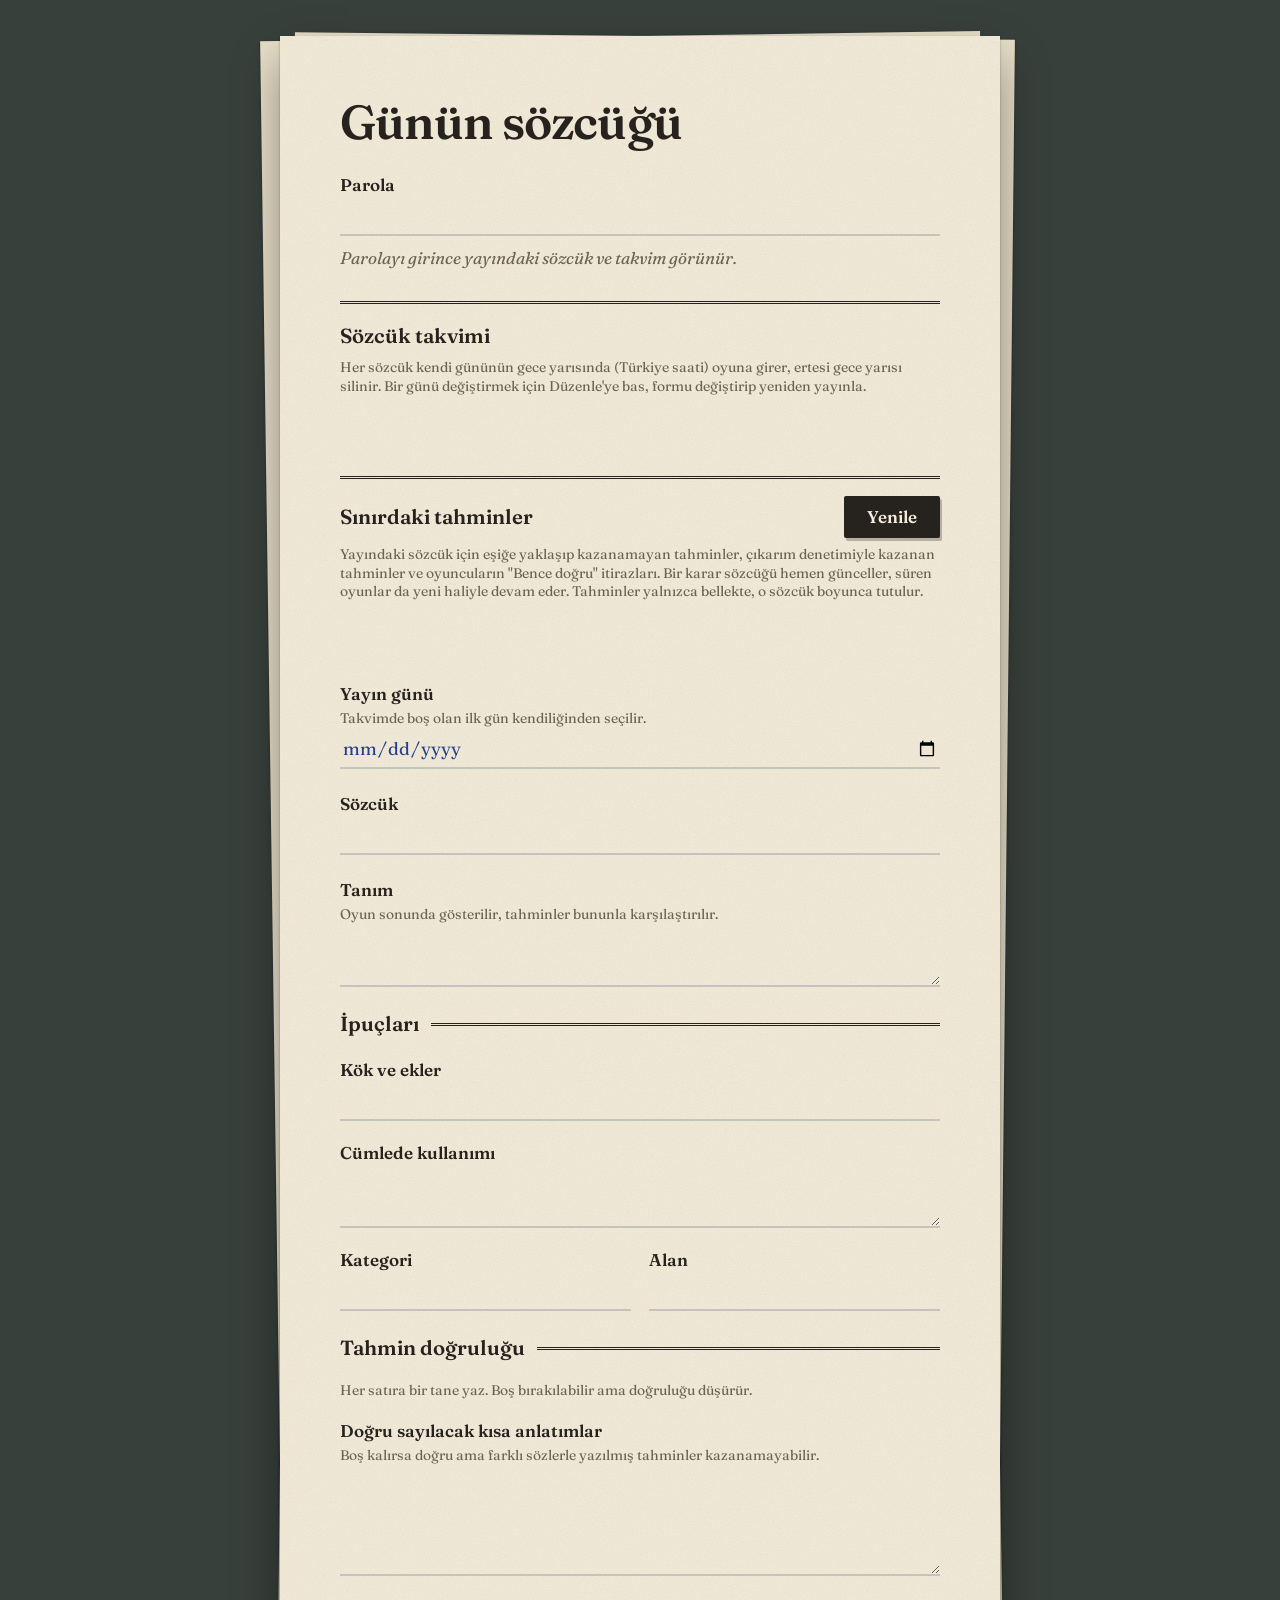
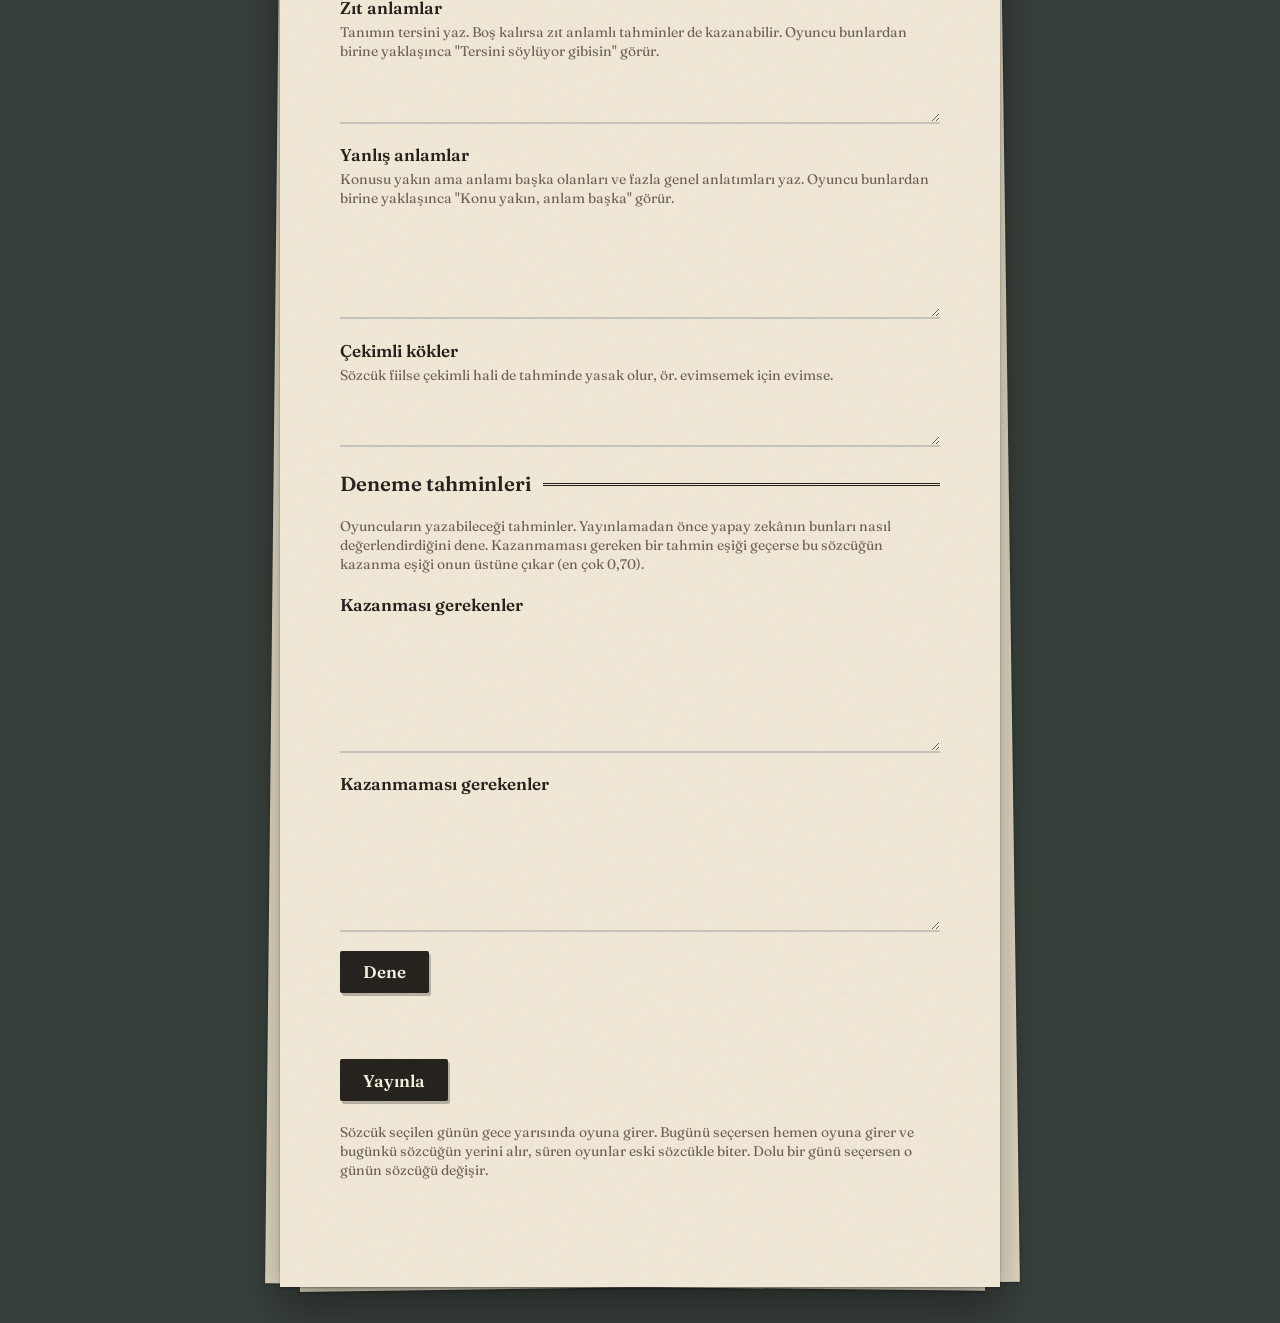
<file: frontend/admin/index.html>
<!DOCTYPE html>
<html lang="tr">
<head>
  <meta charset="utf-8">
  <meta name="viewport" content="width=device-width, initial-scale=1">
  <meta name="robots" content="noindex">
  <title>Sözcüklemece yönetim</title>
  <link rel="stylesheet" href="../style.css">
  <link rel="stylesheet" href="admin.css">
</head>
<body>
  <main class="sheet">
    <h1 class="admin-title">Günün sözcüğü</h1>

    <label class="admin-field admin-token">
      <span class="admin-label">Parola</span>
      <input id="admin-token" type="password" autocomplete="current-password">
    </label>
    <p id="word-status" class="admin-status" role="status">Parolayı girince yayındaki sözcük ve takvim görünür.</p>

    <section class="admin-schedule">
      <h2 class="admin-review-title">Sözcük takvimi</h2>
      <p class="admin-help">Her sözcük kendi gününün gece yarısında (Türkiye saati) oyuna girer, ertesi gece yarısı silinir. Bir günü değiştirmek için Düzenle'ye bas, formu değiştirip yeniden yayınla.</p>
      <p id="schedule-message" class="admin-message" role="status"></p>
      <ol id="schedule-list" class="check-list"></ol>
    </section>

    <section class="admin-review">
      <div class="admin-review-head">
        <h2 class="admin-review-title">Sınırdaki tahminler</h2>
        <button id="review-refresh" class="button" type="button">Yenile</button>
      </div>
      <p class="admin-help">Yayındaki sözcük için eşiğe yaklaşıp kazanamayan tahminler, çıkarım denetimiyle kazanan tahminler ve oyuncuların "Bence doğru" itirazları. Bir karar sözcüğü hemen günceller, süren oyunlar da yeni haliyle devam eder. Tahminler yalnızca bellekte, o sözcük boyunca tutulur.</p>
      <p id="review-message" class="admin-message" role="status"></p>
      <ol id="review-list" class="check-list"></ol>
    </section>

    <form id="word-form" class="admin-form" autocomplete="off">
      <label class="admin-field">
        <span class="admin-label">Yayın günü</span>
        <span class="admin-help">Takvimde boş olan ilk gün kendiliğinden seçilir.</span>
        <input name="date" type="date" required>
      </label>

      <label class="admin-field">
        <span class="admin-label">Sözcük</span>
        <input name="word" maxlength="60" required>
      </label>

      <label class="admin-field">
        <span class="admin-label">Tanım</span>
        <span class="admin-help">Oyun sonunda gösterilir, tahminler bununla karşılaştırılır.</span>
        <textarea name="definition" rows="2" maxlength="500" required></textarea>
      </label>

      <fieldset class="admin-group">
        <legend>İpuçları</legend>
        <label class="admin-field">
          <span class="admin-label">Kök ve ekler</span>
          <input name="parts" maxlength="500" required>
        </label>
        <label class="admin-field">
          <span class="admin-label">Cümlede kullanımı</span>
          <textarea name="sentence" rows="2" maxlength="500" required></textarea>
        </label>
        <div class="admin-row">
          <label class="admin-field">
            <span class="admin-label">Kategori</span>
            <input name="category" maxlength="60" required>
          </label>
          <label class="admin-field">
            <span class="admin-label">Alan</span>
            <input name="field" maxlength="60" required>
          </label>
        </div>
      </fieldset>

      <fieldset class="admin-group">
        <legend>Tahmin doğruluğu</legend>
        <p class="admin-help">Her satıra bir tane yaz. Boş bırakılabilir ama doğruluğu düşürür.</p>
        <label class="admin-field">
          <span class="admin-label">Doğru sayılacak kısa anlatımlar</span>
          <span class="admin-help">Boş kalırsa doğru ama farklı sözlerle yazılmış tahminler kazanamayabilir.</span>
          <textarea name="also_accepted" rows="4"></textarea>
        </label>
        <label class="admin-field">
          <span class="admin-label">Zıt anlamlar</span>
          <span class="admin-help">Tanımın tersini yaz. Boş kalırsa zıt anlamlı tahminler de kazanabilir. Oyuncu bunlardan birine yaklaşınca "Tersini söylüyor gibisin" görür.</span>
          <textarea name="opposite_meanings" rows="2"></textarea>
        </label>
        <label class="admin-field">
          <span class="admin-label">Yanlış anlamlar</span>
          <span class="admin-help">Konusu yakın ama anlamı başka olanları ve fazla genel anlatımları yaz. Oyuncu bunlardan birine yaklaşınca "Konu yakın, anlam başka" görür.</span>
          <textarea name="wrong_meanings" rows="4"></textarea>
        </label>
        <label class="admin-field">
          <span class="admin-label">Çekimli kökler</span>
          <span class="admin-help">Sözcük fiilse çekimli hali de tahminde yasak olur, ör. evimsemek için evimse.</span>
          <textarea name="inflected_stems" rows="2"></textarea>
        </label>
      </fieldset>

      <fieldset class="admin-group">
        <legend>Deneme tahminleri</legend>
        <p class="admin-help">Oyuncuların yazabileceği tahminler. Yayınlamadan önce yapay zekânın bunları nasıl değerlendirdiğini dene. Kazanmaması gereken bir tahmin eşiği geçerse bu sözcüğün kazanma eşiği onun üstüne çıkar (en çok 0,70).</p>
        <label class="admin-field">
          <span class="admin-label">Kazanması gerekenler</span>
          <textarea name="right_test_guesses" rows="5"></textarea>
        </label>
        <label class="admin-field">
          <span class="admin-label">Kazanmaması gerekenler</span>
          <textarea name="wrong_test_guesses" rows="5"></textarea>
        </label>
        <div class="admin-actions">
          <button id="check-button" class="button" type="button">Dene</button>
        </div>
        <p id="check-message" class="admin-message" role="status"></p>
        <div id="check-report" class="check-report" hidden>
          <p id="check-summary" class="check-summary"></p>
          <ol id="check-list" class="check-list"></ol>
        </div>
      </fieldset>

      <button id="publish-button" class="button admin-publish" type="submit">Yayınla</button>
      <p class="admin-help">Sözcük seçilen günün gece yarısında oyuna girer. Bugünü seçersen hemen oyuna girer ve bugünkü sözcüğün yerini alır, süren oyunlar eski sözcükle biter. Dolu bir günü seçersen o günün sözcüğü değişir.</p>
      <p id="form-message" class="admin-message" role="alert"></p>
    </form>
  </main>
  <script src="admin.js"></script>
</body>
</html>
</file>
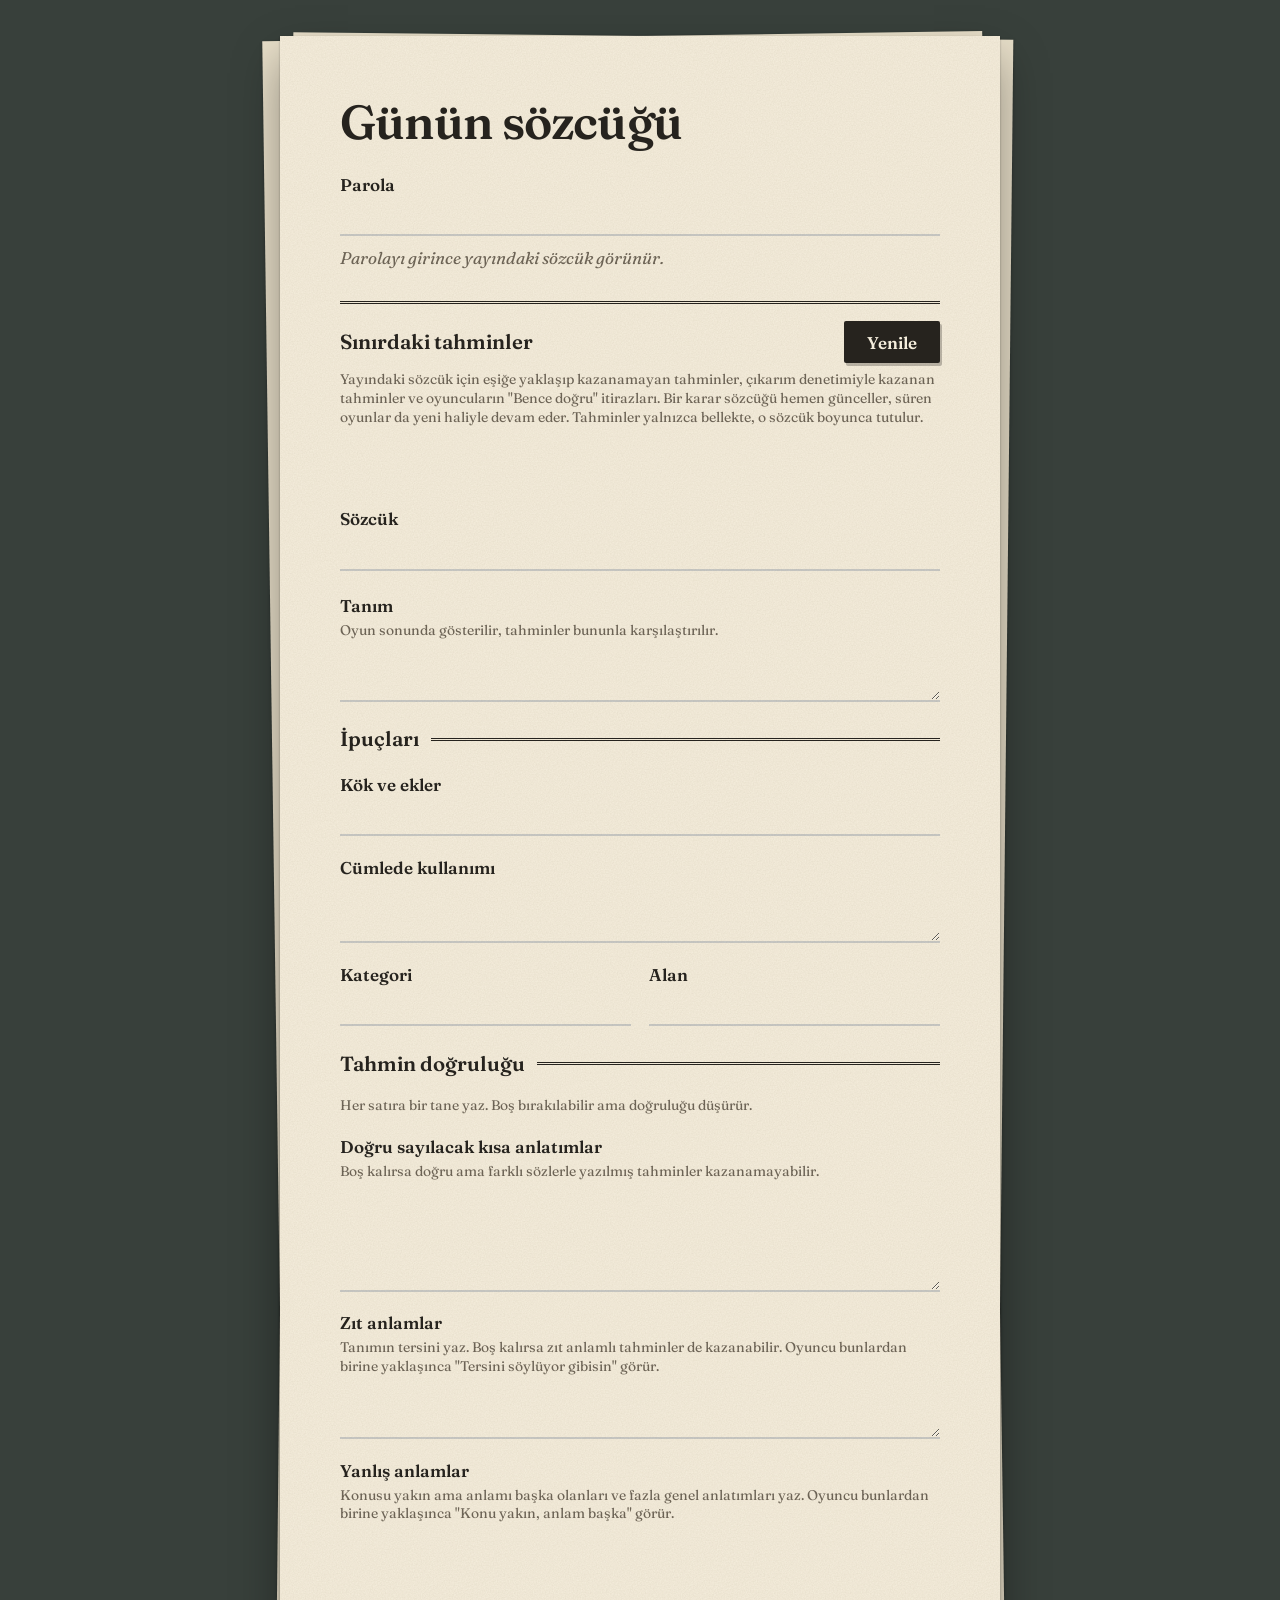
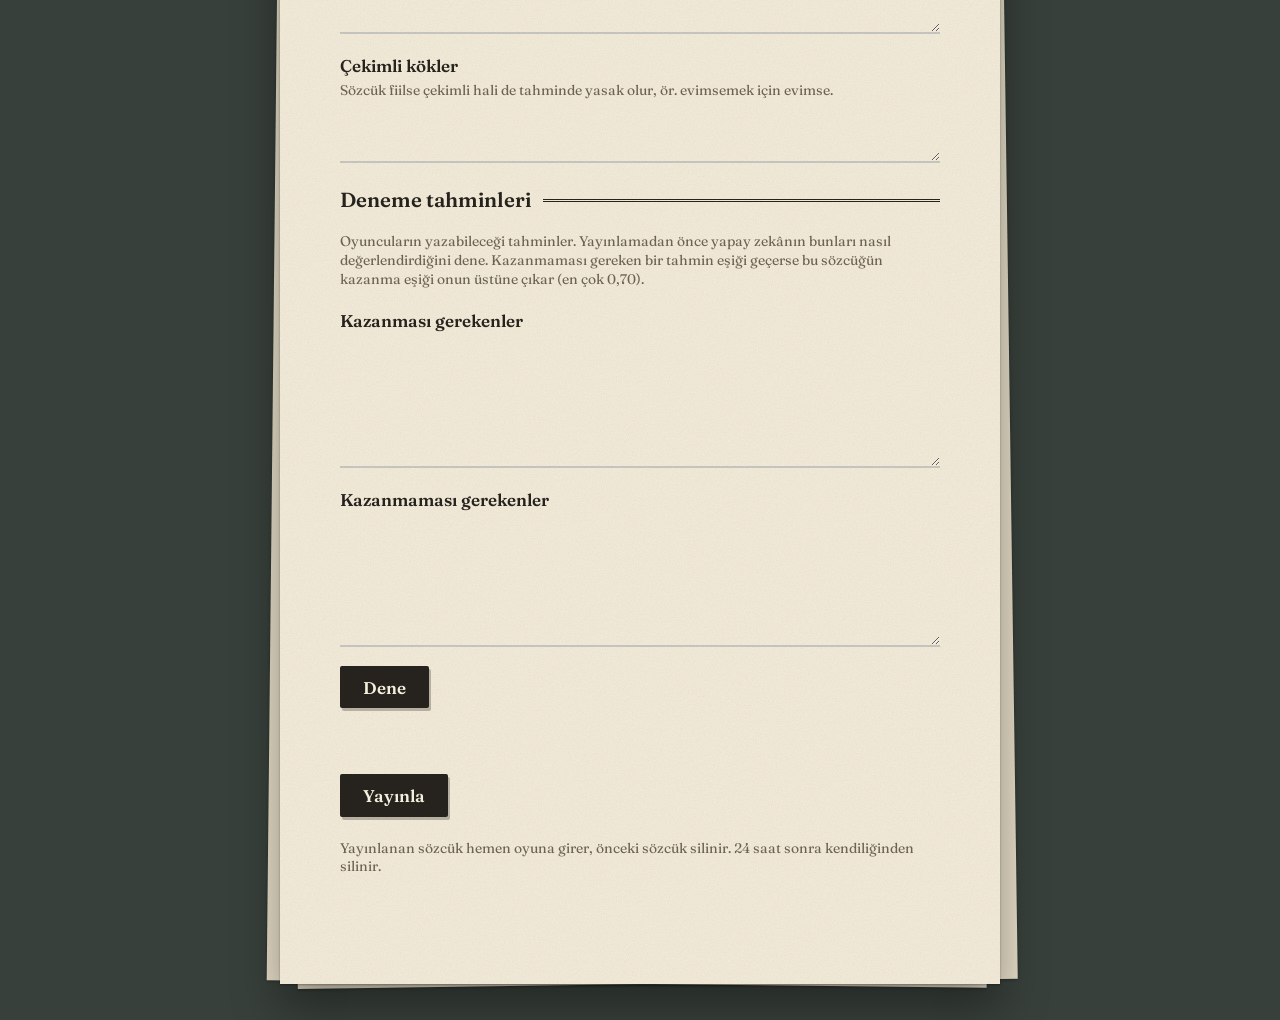
<file: frontend/public/admin/index.html>
<!DOCTYPE html>
<html lang="tr">
<head>
  <meta charset="utf-8">
  <meta name="viewport" content="width=device-width, initial-scale=1">
  <meta name="robots" content="noindex">
  <title>Sözcüklemece yönetim</title>
  <link rel="stylesheet" href="../style.css">
  <link rel="stylesheet" href="admin.css">
</head>
<body>
  <main class="sheet">
    <h1 class="admin-title">Günün sözcüğü</h1>

    <label class="admin-field admin-token">
      <span class="admin-label">Parola</span>
      <input id="admin-token" type="password" autocomplete="current-password">
    </label>
    <p id="word-status" class="admin-status" role="status">Parolayı girince yayındaki sözcük görünür.</p>

    <section class="admin-review">
      <div class="admin-review-head">
        <h2 class="admin-review-title">Sınırdaki tahminler</h2>
        <button id="review-refresh" class="button" type="button">Yenile</button>
      </div>
      <p class="admin-help">Yayındaki sözcük için eşiğe yaklaşıp kazanamayan tahminler, çıkarım denetimiyle kazanan tahminler ve oyuncuların "Bence doğru" itirazları. Bir karar sözcüğü hemen günceller, süren oyunlar da yeni haliyle devam eder. Tahminler yalnızca bellekte, o sözcük boyunca tutulur.</p>
      <p id="review-message" class="admin-message" role="status"></p>
      <ol id="review-list" class="check-list"></ol>
    </section>

    <form id="word-form" class="admin-form" autocomplete="off">
      <label class="admin-field">
        <span class="admin-label">Sözcük</span>
        <input name="word" maxlength="60" required>
      </label>

      <label class="admin-field">
        <span class="admin-label">Tanım</span>
        <span class="admin-help">Oyun sonunda gösterilir, tahminler bununla karşılaştırılır.</span>
        <textarea name="definition" rows="2" maxlength="500" required></textarea>
      </label>

      <fieldset class="admin-group">
        <legend>İpuçları</legend>
        <label class="admin-field">
          <span class="admin-label">Kök ve ekler</span>
          <input name="parts" maxlength="500" required>
        </label>
        <label class="admin-field">
          <span class="admin-label">Cümlede kullanımı</span>
          <textarea name="sentence" rows="2" maxlength="500" required></textarea>
        </label>
        <div class="admin-row">
          <label class="admin-field">
            <span class="admin-label">Kategori</span>
            <input name="category" maxlength="60" required>
          </label>
          <label class="admin-field">
            <span class="admin-label">Alan</span>
            <input name="field" maxlength="60" required>
          </label>
        </div>
      </fieldset>

      <fieldset class="admin-group">
        <legend>Tahmin doğruluğu</legend>
        <p class="admin-help">Her satıra bir tane yaz. Boş bırakılabilir ama doğruluğu düşürür.</p>
        <label class="admin-field">
          <span class="admin-label">Doğru sayılacak kısa anlatımlar</span>
          <span class="admin-help">Boş kalırsa doğru ama farklı sözlerle yazılmış tahminler kazanamayabilir.</span>
          <textarea name="also_accepted" rows="4"></textarea>
        </label>
        <label class="admin-field">
          <span class="admin-label">Zıt anlamlar</span>
          <span class="admin-help">Tanımın tersini yaz. Boş kalırsa zıt anlamlı tahminler de kazanabilir. Oyuncu bunlardan birine yaklaşınca "Tersini söylüyor gibisin" görür.</span>
          <textarea name="opposite_meanings" rows="2"></textarea>
        </label>
        <label class="admin-field">
          <span class="admin-label">Yanlış anlamlar</span>
          <span class="admin-help">Konusu yakın ama anlamı başka olanları ve fazla genel anlatımları yaz. Oyuncu bunlardan birine yaklaşınca "Konu yakın, anlam başka" görür.</span>
          <textarea name="wrong_meanings" rows="4"></textarea>
        </label>
        <label class="admin-field">
          <span class="admin-label">Çekimli kökler</span>
          <span class="admin-help">Sözcük fiilse çekimli hali de tahminde yasak olur, ör. evimsemek için evimse.</span>
          <textarea name="inflected_stems" rows="2"></textarea>
        </label>
      </fieldset>

      <fieldset class="admin-group">
        <legend>Deneme tahminleri</legend>
        <p class="admin-help">Oyuncuların yazabileceği tahminler. Yayınlamadan önce yapay zekânın bunları nasıl değerlendirdiğini dene. Kazanmaması gereken bir tahmin eşiği geçerse bu sözcüğün kazanma eşiği onun üstüne çıkar (en çok 0,70).</p>
        <label class="admin-field">
          <span class="admin-label">Kazanması gerekenler</span>
          <textarea name="right_test_guesses" rows="5"></textarea>
        </label>
        <label class="admin-field">
          <span class="admin-label">Kazanmaması gerekenler</span>
          <textarea name="wrong_test_guesses" rows="5"></textarea>
        </label>
        <div class="admin-actions">
          <button id="check-button" class="button" type="button">Dene</button>
        </div>
        <p id="check-message" class="admin-message" role="status"></p>
        <div id="check-report" class="check-report" hidden>
          <p id="check-summary" class="check-summary"></p>
          <ol id="check-list" class="check-list"></ol>
        </div>
      </fieldset>

      <button id="publish-button" class="button admin-publish" type="submit">Yayınla</button>
      <p class="admin-help">Yayınlanan sözcük hemen oyuna girer, önceki sözcük silinir. 24 saat sonra kendiliğinden silinir.</p>
      <p id="form-message" class="admin-message" role="alert"></p>
    </form>
  </main>
  <script src="admin.js"></script>
</body>
</html>
</file>
<file: frontend/style.css>
@font-face {
  font-family: "Fraunces";
  font-style: normal;
  font-weight: 100 900;
  font-display: swap;
  src: url("fonts/fraunces-latin-ext-wght-normal.woff2") format("woff2");
  unicode-range: U+0100-02BA, U+02BD-02C5, U+02C7-02CC, U+02CE-02D7, U+02DD-02FF, U+0304, U+0308, U+0329, U+1D00-1DBF, U+1E00-1E9F, U+1EF2-1EFF, U+2020, U+20A0-20AB, U+20AD-20C0, U+2113, U+2C60-2C7F, U+A720-A7FF;
}

@font-face {
  font-family: "Fraunces";
  font-style: normal;
  font-weight: 100 900;
  font-display: swap;
  src: url("fonts/fraunces-latin-wght-normal.woff2") format("woff2");
  unicode-range: U+0000-00FF, U+0131, U+0152-0153, U+02BB-02BC, U+02C6, U+02DA, U+02DC, U+2000-206F, U+20AC, U+2122, U+2191, U+2193, U+2212, U+2215, U+FEFF, U+FFFD;
}

@font-face {
  font-family: "Fraunces";
  font-style: italic;
  font-weight: 100 900;
  font-display: swap;
  src: url("fonts/fraunces-latin-ext-wght-italic.woff2") format("woff2");
  unicode-range: U+0100-02BA, U+02BD-02C5, U+02C7-02CC, U+02CE-02D7, U+02DD-02FF, U+0304, U+0308, U+0329, U+1D00-1DBF, U+1E00-1E9F, U+1EF2-1EFF, U+2020, U+20A0-20AB, U+20AD-20C0, U+2113, U+2C60-2C7F, U+A720-A7FF;
}

@font-face {
  font-family: "Fraunces";
  font-style: italic;
  font-weight: 100 900;
  font-display: swap;
  src: url("fonts/fraunces-latin-wght-italic.woff2") format("woff2");
  unicode-range: U+0000-00FF, U+0131, U+0152-0153, U+02BB-02BC, U+02C6, U+02DA, U+02DC, U+2000-206F, U+20AC, U+2122, U+2191, U+2193, U+2212, U+2215, U+FEFF, U+FFFD;
}

@font-face {
  font-family: "Caveat";
  font-style: normal;
  font-weight: 600;
  font-display: swap;
  src: url("fonts/caveat-latin-ext-600-normal.woff2") format("woff2");
  unicode-range: U+0100-02BA, U+02BD-02C5, U+02C7-02CC, U+02CE-02D7, U+02DD-02FF, U+0304, U+0308, U+0329, U+1D00-1DBF, U+1E00-1E9F, U+1EF2-1EFF, U+2020, U+20A0-20AB, U+20AD-20C0, U+2113, U+2C60-2C7F, U+A720-A7FF;
}

@font-face {
  font-family: "Caveat";
  font-style: normal;
  font-weight: 600;
  font-display: swap;
  src: url("fonts/caveat-latin-600-normal.woff2") format("woff2");
  unicode-range: U+0000-00FF, U+0131, U+0152-0153, U+02BB-02BC, U+02C6, U+02DA, U+02DC, U+2000-206F, U+20AC, U+2122, U+2191, U+2193, U+2212, U+2215, U+FEFF, U+FFFD;
}

:root {
  --desk: #38403b;
  --paper: #f5eedd;
  --paper-under: #e8dfc9;
  --ink: #26231e;
  --ink-soft: #6c6355;
  --pen-blue: #26408f;
  --pencil-red: #b3271d;
  --rule: rgba(58, 84, 120, 0.24);
  --serif: "Fraunces", Georgia, "Times New Roman", serif;
  --hand: "Caveat", "Segoe Print", cursive;
  --sheet-margin: 36px;
  --sheet-padding: clamp(28px, 6vw, 60px);
  --grain: url("data:image/svg+xml,%3Csvg xmlns='http://www.w3.org/2000/svg' width='260' height='260'%3E%3Cfilter id='n'%3E%3CfeTurbulence type='fractalNoise' baseFrequency='.75' numOctaves='3' stitchTiles='stitch'/%3E%3CfeColorMatrix values='0 0 0 0 .36 0 0 0 0 .28 0 0 0 0 .17 .16 0 0 0 0'/%3E%3C/filter%3E%3Crect width='100%25' height='100%25' filter='url(%23n)'/%3E%3C/svg%3E");
}

*,
*::before,
*::after {
  box-sizing: border-box;
}

[hidden] {
  display: none !important;
}

html {
  font-size: 17px;
}

body {
  margin: 0;
  min-height: 100dvh;
  padding: var(--sheet-margin) 16px;
  color: var(--ink);
  background: var(--desk);
  font-family: var(--serif);
  line-height: 1.5;
}

.sheet {
  position: relative;
  max-width: 720px;
  min-height: calc(100dvh - 2 * var(--sheet-margin));
  margin: 0 auto;
  padding: var(--sheet-padding);
  background-color: var(--paper);
  background-image: var(--grain);
  box-shadow: 0 1px 2px rgba(0, 0, 0, 0.3), 0 22px 44px rgba(0, 0, 0, 0.38);
}

.sheet::before,
.sheet::after {
  content: "";
  position: absolute;
  inset: 0;
  z-index: -1;
  background-color: var(--paper-under);
  box-shadow: 0 1px 3px rgba(0, 0, 0, 0.3);
}

.sheet::before {
  transform: rotate(-0.8deg);
}

.sheet::after {
  transform: rotate(0.6deg);
}

h1,
h2,
p {
  margin: 0;
}

.landing-page {
  --sheet-margin: 20px;
}

.landing-page .sheet {
  max-width: clamp(720px, 82vw, 1240px);
}

.landing {
  display: flex;
  flex-direction: column;
  align-items: center;
  justify-content: center;
  min-height: calc(100dvh - 2 * var(--sheet-margin) - 2 * var(--sheet-padding));
  text-align: center;
}

.logo {
  font-size: clamp(3.4rem, 8.6vw, 9rem);
  font-weight: 600;
  line-height: 1.05;
  letter-spacing: -0.025em;
}

.logo-gloss {
  max-width: 36rem;
  margin-top: 1.5rem;
  padding-top: 1.5rem;
  border-top: 3px double var(--ink);
  color: var(--ink-soft);
  font-size: clamp(1.15rem, 1.75vw, 1.6rem);
  text-wrap: balance;
}

.logo-gloss em {
  color: var(--pencil-red);
}

.play-area {
  min-height: 3.8rem;
  margin-top: 3rem;
}

.today-date {
  margin-top: 1.8rem;
  color: var(--ink-soft);
  font-size: 1.05rem;
  font-style: italic;
}

.button {
  padding: 0.62em 1.35em;
  border: 0;
  border-radius: 2px;
  color: var(--paper);
  background: var(--ink);
  box-shadow: 2px 3px 0 rgba(38, 35, 30, 0.28);
  font-family: var(--serif);
  font-size: 1rem;
  font-weight: 600;
  cursor: pointer;
  transition: transform 0.08s ease, box-shadow 0.08s ease;
}

.button:hover {
  transform: translate(-1px, -1px);
  box-shadow: 3px 4px 0 rgba(38, 35, 30, 0.28);
}

.button:active {
  transform: translate(1px, 2px);
  box-shadow: 0 0 0 rgba(38, 35, 30, 0.28);
}

.button:disabled {
  opacity: 0.55;
  cursor: wait;
}

.button-play {
  padding: 0.7em 1.6em;
  font-size: clamp(1.1rem, 1.7vw, 1.5rem);
}

.button:focus-visible,
.hint-button:focus-visible {
  outline: 2px solid var(--pen-blue);
  outline-offset: 3px;
}

.game-header {
  text-align: center;
}

.game-word {
  font-size: clamp(2.3rem, 11vw, 5rem);
  animation: word-appears 0.4s ease-out;
}

.timer {
  display: block;
  margin-top: 0.7rem;
  font-size: 1.6rem;
  font-weight: 600;
  line-height: 1;
  font-variant-numeric: tabular-nums lining-nums;
  letter-spacing: -0.01em;
}

.time-bar {
  height: 3px;
  margin-top: 0.45rem;
  background: var(--rule);
}

.time-bar-fill {
  width: 100%;
  height: 100%;
  background: var(--ink);
}

.low-time .timer {
  color: var(--pencil-red);
}

.low-time .time-bar-fill {
  background: var(--pencil-red);
}

.headword {
  font-size: clamp(2.3rem, 8vw, 3.4rem);
  font-weight: 600;
  line-height: 1.1;
  letter-spacing: -0.02em;
  overflow-wrap: anywhere;
}

.hint-list {
  display: flex;
  flex-wrap: wrap;
  gap: 0.55rem 0.7rem;
  margin-top: 0.5rem;
}

.hint-slot-open {
  flex-basis: 100%;
  order: -1;
}

.hint-button {
  display: inline-flex;
  gap: 0.55em;
  padding: 0.34em 0.7em;
  border: 1px dashed var(--ink-soft);
  border-radius: 2px;
  color: var(--ink);
  background: transparent;
  font-family: var(--serif);
  font-size: 0.86rem;
  cursor: pointer;
}

.hint-button:hover {
  border-style: solid;
  background: rgba(38, 35, 30, 0.05);
}

.hint-cost {
  color: var(--pencil-red);
  font-variant-numeric: lining-nums;
}

.entry-line {
  overflow-wrap: anywhere;
}

.hint-line-label {
  display: block;
  color: var(--ink-soft);
  font-size: 0.74rem;
  font-style: normal;
  letter-spacing: 0.04em;
  text-transform: uppercase;
}

.hint-sentence {
  font-style: italic;
}

.hint-category {
  color: var(--pencil-red);
}

.guess-form {
  margin-top: 2rem;
}

.guess-label {
  font-size: 1.05rem;
  font-style: italic;
}

.guess-row {
  display: flex;
  align-items: flex-end;
  gap: 0.8rem;
  margin-top: 0.2rem;
}

.guess-input {
  flex: 1;
  min-width: 0;
  padding: 0.1rem 0.1rem 0.15rem;
  border: 0;
  border-bottom: 2px solid var(--rule);
  border-radius: 0;
  outline: none;
  color: var(--pen-blue);
  background: transparent;
  font-family: var(--hand);
  font-size: 1.75rem;
  font-weight: 600;
  line-height: 1.25;
}

.guess-input:focus {
  border-bottom-color: var(--pen-blue);
}

.feedback {
  min-height: 2rem;
  margin-top: 0.6rem;
  color: var(--pencil-red);
  font-family: var(--hand);
  font-size: 1.45rem;
  font-weight: 600;
  line-height: 1.3;
  transform: rotate(-0.8deg);
  transform-origin: left;
}

.guess-list {
  margin: 1.2rem 0 0;
  padding: 0;
  list-style: none;
}

.guess-item {
  display: grid;
  grid-template-columns: minmax(0, 1fr) 84px 7.2rem;
  gap: 0.2rem 0.8rem;
  align-items: center;
  padding: 0.3rem 0;
  border-bottom: 1px solid var(--rule);
  animation: guess-appears 0.25s ease-out;
}

.guess-text {
  color: var(--pen-blue);
  font-family: var(--hand);
  font-size: 1.4rem;
  font-weight: 600;
  line-height: 1.2;
  overflow-wrap: anywhere;
}

.meter {
  display: block;
  height: 9px;
  border: 1px solid var(--ink-soft);
}

.meter-fill {
  display: block;
  height: 100%;
  background: repeating-linear-gradient(115deg, var(--pen-blue) 0 2px, transparent 2px 4px);
}

.guess-verdict {
  color: var(--ink-soft);
  font-size: 0.8rem;
  font-variant-numeric: lining-nums;
  text-align: right;
  white-space: nowrap;
}

.stamp {
  float: right;
  margin: 0.2rem 0 0.8rem 1rem;
  padding: 0.18em 0.6em;
  border: 3px double var(--pencil-red);
  color: var(--pencil-red);
  font-size: 1.3rem;
  font-weight: 700;
  letter-spacing: 0.08em;
  text-transform: uppercase;
  mix-blend-mode: multiply;
  transform: rotate(-7deg);
  animation: stamp-lands 0.28s cubic-bezier(0.2, 0.9, 0.3, 1.2);
}

.stamp-lost {
  border-color: var(--ink-soft);
  color: var(--ink-soft);
}

.result .entry {
  margin-top: 0.3rem;
}

.entry-category {
  margin-top: 0.3rem;
  color: var(--pencil-red);
  font-size: 0.92rem;
}

.result .entry-line:not(.entry-category) {
  margin-top: 0.75rem;
  color: var(--ink-soft);
}

.result .entry-sentence {
  font-style: italic;
}

.definition {
  clear: both;
  margin-top: 1.1rem;
  padding-left: 0.9rem;
  border-left: 3px solid var(--pencil-red);
  font-size: 1.32rem;
  font-weight: 500;
  line-height: 1.35;
}

.tally {
  display: flex;
  flex-wrap: wrap;
  gap: 0.7rem 2.2rem;
  align-items: flex-end;
  margin: 2rem 0 1.8rem;
  padding: 1rem 0;
  border-top: 3px double var(--ink);
  border-bottom: 1px solid var(--ink);
}

.tally-item dt {
  color: var(--ink-soft);
  font-size: 0.74rem;
  letter-spacing: 0.04em;
  text-transform: uppercase;
}

.tally-item dd {
  margin: 0;
  font-size: 1.35rem;
  font-weight: 600;
  line-height: 1.2;
  font-variant-numeric: lining-nums;
}

.tally-score dd {
  font-size: 2.5rem;
  line-height: 1;
}

.error-banner {
  margin-top: 1.5rem;
  color: var(--pencil-red);
  font-style: italic;
  text-align: center;
}

@keyframes word-appears {
  from {
    opacity: 0;
    transform: translateY(8px);
  }
}

@keyframes guess-appears {
  from {
    opacity: 0;
    transform: translateY(-5px);
  }
}

@keyframes stamp-lands {
  from {
    opacity: 0;
    transform: rotate(-7deg) scale(1.7);
  }
}

@media (max-width: 760px) {
  :root,
  .landing-page {
    --sheet-margin: 0px;
  }

  body {
    padding: 0;
  }

  .sheet,
  .landing-page .sheet {
    max-width: none;
    box-shadow: none;
  }

  .sheet::before,
  .sheet::after {
    display: none;
  }

  .logo {
    font-size: 12.4vw;
  }

  .guess-item {
    grid-template-columns: 84px minmax(0, 1fr);
  }

  .guess-text {
    grid-column: 1 / -1;
  }

  .tally {
    gap: 0.7rem 1.5rem;
  }
}

@media (prefers-reduced-motion: reduce) {
  *,
  *::before,
  *::after {
    animation: none !important;
    transition: none !important;
  }
}
</file>
<file: frontend/admin/admin.css>
.admin-title {
  font-size: clamp(2rem, 6vw, 2.8rem);
  font-weight: 600;
  line-height: 1.1;
  letter-spacing: -0.02em;
}

.admin-token {
  margin-top: 1.4rem;
}

.admin-status {
  margin-top: 0.5rem;
  color: var(--ink-soft);
  font-style: italic;
}

.admin-form {
  display: grid;
  gap: 1.3rem;
  margin-top: 1.8rem;
}

.admin-group {
  display: grid;
  gap: 1.1rem;
  min-width: 0;
  margin: 0;
  padding: 1rem 0 0;
  border: 0;
  border-top: 3px double var(--ink);
}

.admin-group legend {
  padding: 0 0.7rem 0 0;
  font-size: 1.2rem;
  font-weight: 600;
}

.admin-row {
  display: grid;
  grid-template-columns: repeat(auto-fit, minmax(11rem, 1fr));
  gap: 1.1rem;
}

.admin-field {
  display: grid;
  gap: 0.15rem;
}

.admin-label {
  font-weight: 600;
}

.admin-help {
  color: var(--ink-soft);
  font-size: 0.82rem;
  line-height: 1.35;
}

.admin-field input,
.admin-field textarea {
  width: 100%;
  padding: 0.3rem 0.1rem;
  border: 0;
  border-bottom: 2px solid var(--rule);
  border-radius: 0;
  outline: none;
  color: var(--pen-blue);
  background: transparent;
  font-family: var(--serif);
  font-size: 1.05rem;
  line-height: 1.35;
  resize: vertical;
}

.admin-field input:focus,
.admin-field textarea:focus {
  border-bottom-color: var(--pen-blue);
}

.admin-publish {
  justify-self: start;
}

.admin-message {
  min-height: 1.5rem;
  color: var(--pencil-red);
  font-style: italic;
}

.admin-actions {
  display: flex;
  flex-wrap: wrap;
  gap: 0.8rem;
}

.check-summary {
  color: var(--ink);
}

.check-list {
  margin: 0.6rem 0 0;
  padding: 0;
  list-style: none;
}

.check-row {
  display: grid;
  grid-template-columns: 1.2rem minmax(0, 1fr) auto;
  gap: 0.2rem 0.6rem;
  align-items: baseline;
  padding: 0.3rem 0;
  border-bottom: 1px solid var(--rule);
}

.check-mark {
  color: var(--ink-soft);
}

.check-row-off .check-mark {
  color: var(--pencil-red);
  font-weight: 600;
}

.check-text {
  color: var(--pen-blue);
  overflow-wrap: anywhere;
}

.check-verdict {
  color: var(--ink-soft);
  font-size: 0.82rem;
  text-align: right;
}

.check-move {
  grid-column: 2 / -1;
  justify-self: start;
  padding: 0;
  border: 0;
  color: var(--pencil-red);
  background: none;
  font-family: var(--serif);
  font-size: 0.85rem;
  text-decoration: underline;
  cursor: pointer;
}

.admin-review,
.admin-schedule {
  display: grid;
  gap: 0.4rem;
  margin-top: 1.8rem;
  padding-top: 1rem;
  border-top: 3px double var(--ink);
}

.admin-review-head {
  display: flex;
  align-items: center;
  justify-content: space-between;
  gap: 1rem;
}

.admin-review-title {
  font-size: 1.2rem;
  font-weight: 600;
}

.review-actions {
  display: flex;
  flex-wrap: wrap;
  grid-column: 2 / -1;
  gap: 0.2rem 1rem;
}

.schedule-row {
  display: grid;
  grid-template-columns: minmax(8rem, auto) minmax(0, 1fr) auto;
  gap: 0.2rem 0.8rem;
  align-items: baseline;
  padding: 0.3rem 0;
  border-bottom: 1px solid var(--rule);
}

.schedule-day {
  color: var(--ink-soft);
  font-size: 0.9rem;
}

.schedule-actions {
  display: flex;
  gap: 0.8rem;
}

.schedule-actions .check-move {
  grid-column: auto;
}
</file>
<file: frontend/public/style.css>
@font-face {
  font-family: "Fraunces";
  font-style: normal;
  font-weight: 100 900;
  font-display: swap;
  src: url("fonts/fraunces-latin-ext-wght-normal.woff2") format("woff2");
  unicode-range: U+0100-02BA, U+02BD-02C5, U+02C7-02CC, U+02CE-02D7, U+02DD-02FF, U+0304, U+0308, U+0329, U+1D00-1DBF, U+1E00-1E9F, U+1EF2-1EFF, U+2020, U+20A0-20AB, U+20AD-20C0, U+2113, U+2C60-2C7F, U+A720-A7FF;
}

@font-face {
  font-family: "Fraunces";
  font-style: normal;
  font-weight: 100 900;
  font-display: swap;
  src: url("fonts/fraunces-latin-wght-normal.woff2") format("woff2");
  unicode-range: U+0000-00FF, U+0131, U+0152-0153, U+02BB-02BC, U+02C6, U+02DA, U+02DC, U+2000-206F, U+20AC, U+2122, U+2191, U+2193, U+2212, U+2215, U+FEFF, U+FFFD;
}

@font-face {
  font-family: "Fraunces";
  font-style: italic;
  font-weight: 100 900;
  font-display: swap;
  src: url("fonts/fraunces-latin-ext-wght-italic.woff2") format("woff2");
  unicode-range: U+0100-02BA, U+02BD-02C5, U+02C7-02CC, U+02CE-02D7, U+02DD-02FF, U+0304, U+0308, U+0329, U+1D00-1DBF, U+1E00-1E9F, U+1EF2-1EFF, U+2020, U+20A0-20AB, U+20AD-20C0, U+2113, U+2C60-2C7F, U+A720-A7FF;
}

@font-face {
  font-family: "Fraunces";
  font-style: italic;
  font-weight: 100 900;
  font-display: swap;
  src: url("fonts/fraunces-latin-wght-italic.woff2") format("woff2");
  unicode-range: U+0000-00FF, U+0131, U+0152-0153, U+02BB-02BC, U+02C6, U+02DA, U+02DC, U+2000-206F, U+20AC, U+2122, U+2191, U+2193, U+2212, U+2215, U+FEFF, U+FFFD;
}

@font-face {
  font-family: "Caveat";
  font-style: normal;
  font-weight: 600;
  font-display: swap;
  src: url("fonts/caveat-latin-ext-600-normal.woff2") format("woff2");
  unicode-range: U+0100-02BA, U+02BD-02C5, U+02C7-02CC, U+02CE-02D7, U+02DD-02FF, U+0304, U+0308, U+0329, U+1D00-1DBF, U+1E00-1E9F, U+1EF2-1EFF, U+2020, U+20A0-20AB, U+20AD-20C0, U+2113, U+2C60-2C7F, U+A720-A7FF;
}

@font-face {
  font-family: "Caveat";
  font-style: normal;
  font-weight: 600;
  font-display: swap;
  src: url("fonts/caveat-latin-600-normal.woff2") format("woff2");
  unicode-range: U+0000-00FF, U+0131, U+0152-0153, U+02BB-02BC, U+02C6, U+02DA, U+02DC, U+2000-206F, U+20AC, U+2122, U+2191, U+2193, U+2212, U+2215, U+FEFF, U+FFFD;
}

:root {
  --desk: #38403b;
  --paper: #f5eedd;
  --paper-under: #e8dfc9;
  --ink: #26231e;
  --ink-soft: #6c6355;
  --pen-blue: #26408f;
  --pencil-red: #b3271d;
  --rule: rgba(58, 84, 120, 0.24);
  --serif: "Fraunces", Georgia, "Times New Roman", serif;
  --hand: "Caveat", "Segoe Print", cursive;
  --sheet-margin: 36px;
  --sheet-padding: clamp(28px, 6vw, 60px);
  --grain: url("data:image/svg+xml,%3Csvg xmlns='http://www.w3.org/2000/svg' width='260' height='260'%3E%3Cfilter id='n'%3E%3CfeTurbulence type='fractalNoise' baseFrequency='.75' numOctaves='3' stitchTiles='stitch'/%3E%3CfeColorMatrix values='0 0 0 0 .36 0 0 0 0 .28 0 0 0 0 .17 .16 0 0 0 0'/%3E%3C/filter%3E%3Crect width='100%25' height='100%25' filter='url(%23n)'/%3E%3C/svg%3E");
}

*,
*::before,
*::after {
  box-sizing: border-box;
}

[hidden] {
  display: none !important;
}

html {
  font-size: 17px;
}

body {
  margin: 0;
  min-height: 100dvh;
  padding: var(--sheet-margin) 16px;
  color: var(--ink);
  background: var(--desk);
  font-family: var(--serif);
  line-height: 1.5;
}

.sheet {
  position: relative;
  max-width: 720px;
  min-height: calc(100dvh - 2 * var(--sheet-margin));
  margin: 0 auto;
  padding: var(--sheet-padding);
  background-color: var(--paper);
  background-image: var(--grain);
  box-shadow: 0 1px 2px rgba(0, 0, 0, 0.3), 0 22px 44px rgba(0, 0, 0, 0.38);
}

.sheet::before,
.sheet::after {
  content: "";
  position: absolute;
  inset: 0;
  z-index: -1;
  background-color: var(--paper-under);
  box-shadow: 0 1px 3px rgba(0, 0, 0, 0.3);
}

.sheet::before {
  transform: rotate(-0.8deg);
}

.sheet::after {
  transform: rotate(0.6deg);
}

h1,
h2,
p {
  margin: 0;
}

.landing-page {
  --sheet-margin: 20px;
}

.landing-page .sheet {
  max-width: clamp(720px, 82vw, 1240px);
}

.landing {
  display: flex;
  flex-direction: column;
  align-items: center;
  justify-content: center;
  min-height: calc(100dvh - 2 * var(--sheet-margin) - 2 * var(--sheet-padding));
  text-align: center;
}

.logo {
  font-size: clamp(3.4rem, 8.6vw, 9rem);
  font-weight: 600;
  line-height: 1.05;
  letter-spacing: -0.025em;
}

.logo-gloss {
  max-width: 36rem;
  margin-top: 1.5rem;
  padding-top: 1.5rem;
  border-top: 3px double var(--ink);
  color: var(--ink-soft);
  font-size: clamp(1.15rem, 1.75vw, 1.6rem);
  text-wrap: balance;
}

.logo-gloss em {
  color: var(--pencil-red);
}

.play-area {
  min-height: 3.8rem;
  margin-top: 3rem;
}

.human-check {
  display: flex;
  justify-content: center;
  margin-top: 1rem;
}

.how-to {
  max-width: 34rem;
  margin-top: 1.6rem;
  color: var(--ink-soft);
  text-align: left;
}

.how-to summary {
  color: var(--ink);
  font-style: italic;
  text-align: center;
  cursor: pointer;
}

.how-to summary:focus-visible {
  outline: 2px solid var(--pen-blue);
  outline-offset: 3px;
}

.how-to-steps {
  margin: 0.8rem 0 0;
  padding-left: 1.4rem;
  line-height: 1.45;
}

.how-to-steps li + li {
  margin-top: 0.35rem;
}

.played-note {
  margin-top: 1rem;
  color: var(--ink-soft);
  font-style: italic;
}

.today-date {
  margin-top: 1.8rem;
  color: var(--ink-soft);
  font-size: 1.05rem;
  font-style: italic;
}

.button {
  padding: 0.62em 1.35em;
  border: 0;
  border-radius: 2px;
  color: var(--paper);
  background: var(--ink);
  box-shadow: 2px 3px 0 rgba(38, 35, 30, 0.28);
  font-family: var(--serif);
  font-size: 1rem;
  font-weight: 600;
  cursor: pointer;
  transition: transform 0.08s ease, box-shadow 0.08s ease;
}

.button:hover {
  transform: translate(-1px, -1px);
  box-shadow: 3px 4px 0 rgba(38, 35, 30, 0.28);
}

.button:active {
  transform: translate(1px, 2px);
  box-shadow: 0 0 0 rgba(38, 35, 30, 0.28);
}

.button:disabled {
  opacity: 0.55;
  cursor: wait;
}

.button-play {
  padding: 0.7em 1.6em;
  font-size: clamp(1.1rem, 1.7vw, 1.5rem);
}

.button:focus-visible,
.hint-button:focus-visible {
  outline: 2px solid var(--pen-blue);
  outline-offset: 3px;
}

.game-header {
  text-align: center;
}

.game-word {
  font-size: clamp(2.3rem, 11vw, 5rem);
  animation: word-appears 0.4s ease-out;
}

.game-meters {
  display: flex;
  justify-content: center;
  align-items: baseline;
  gap: 1.6rem;
  margin-top: 0.7rem;
}

.live-score {
  font-size: 1.6rem;
  font-weight: 600;
  line-height: 1;
  font-variant-numeric: tabular-nums lining-nums;
}

.live-score-label {
  color: var(--ink-soft);
  font-size: 0.74rem;
  font-weight: 400;
  letter-spacing: 0.04em;
  text-transform: uppercase;
}

.timer {
  display: block;
  font-size: 1.6rem;
  font-weight: 600;
  line-height: 1;
  font-variant-numeric: tabular-nums lining-nums;
  letter-spacing: -0.01em;
}

.time-bar {
  height: 3px;
  margin-top: 0.45rem;
  background: var(--rule);
}

.time-bar-fill {
  width: 100%;
  height: 100%;
  background: var(--ink);
}

.low-time .timer {
  color: var(--pencil-red);
}

.low-time .time-bar-fill {
  background: var(--pencil-red);
}

.headword {
  font-size: clamp(2.3rem, 8vw, 3.4rem);
  font-weight: 600;
  line-height: 1.1;
  letter-spacing: -0.02em;
  overflow-wrap: anywhere;
}

.hint-list {
  display: flex;
  flex-wrap: wrap;
  gap: 0.55rem 0.7rem;
  margin-top: 0.5rem;
}

.hint-slot-open {
  flex-basis: 100%;
  order: -1;
}

.hint-button {
  display: inline-flex;
  gap: 0.55em;
  padding: 0.34em 0.7em;
  border: 1px dashed var(--ink-soft);
  border-radius: 2px;
  color: var(--ink);
  background: transparent;
  font-family: var(--serif);
  font-size: 0.86rem;
  cursor: pointer;
}

.hint-button:hover {
  border-style: solid;
  background: rgba(38, 35, 30, 0.05);
}

.hint-cost {
  color: var(--pencil-red);
  font-variant-numeric: lining-nums;
}

.entry-line {
  overflow-wrap: anywhere;
}

.hint-line-label {
  display: block;
  color: var(--ink-soft);
  font-size: 0.74rem;
  font-style: normal;
  letter-spacing: 0.04em;
  text-transform: uppercase;
}

.hint-sentence {
  font-style: italic;
}

.hint-category {
  color: var(--pencil-red);
}

.guess-form {
  margin-top: 2rem;
}

.guess-label {
  font-size: 1.05rem;
  font-style: italic;
}

.guess-row {
  display: flex;
  align-items: flex-end;
  gap: 0.8rem;
  margin-top: 0.2rem;
}

.guess-input {
  flex: 1;
  min-width: 0;
  padding: 0.1rem 0.1rem 0.15rem;
  border: 0;
  border-bottom: 2px solid var(--rule);
  border-radius: 0;
  outline: none;
  color: var(--pen-blue);
  background: transparent;
  font-family: var(--hand);
  font-size: 1.75rem;
  font-weight: 600;
  line-height: 1.25;
}

.guess-input:focus {
  border-bottom-color: var(--pen-blue);
}

.guess-length {
  margin-top: 0.2rem;
  color: var(--ink-soft);
  font-size: 0.8rem;
  font-variant-numeric: tabular-nums;
  text-align: right;
}

.guess-change {
  font-weight: 600;
}

.guess-warmer {
  color: var(--pencil-red);
}

.guess-colder {
  color: var(--pen-blue);
}

.feedback {
  min-height: 2rem;
  margin-top: 0.6rem;
  color: var(--pencil-red);
  font-family: var(--hand);
  font-size: 1.45rem;
  font-weight: 600;
  line-height: 1.3;
  transform: rotate(-0.8deg);
  transform-origin: left;
}

.guess-list {
  margin: 1.2rem 0 0;
  padding: 0;
  list-style: none;
}

.guess-item {
  display: grid;
  grid-template-columns: minmax(0, 1fr) 84px 7.2rem;
  gap: 0.2rem 0.8rem;
  align-items: center;
  padding: 0.3rem 0;
  border-bottom: 1px solid var(--rule);
  animation: guess-appears 0.25s ease-out;
}

.guess-text {
  color: var(--pen-blue);
  font-family: var(--hand);
  font-size: 1.4rem;
  font-weight: 600;
  line-height: 1.2;
  overflow-wrap: anywhere;
}

.meter {
  display: block;
  height: 9px;
  border: 1px solid var(--ink-soft);
}

.meter-fill {
  display: block;
  height: 100%;
  background: repeating-linear-gradient(115deg, var(--pen-blue) 0 2px, transparent 2px 4px);
}

.guess-verdict {
  color: var(--ink-soft);
  font-size: 0.8rem;
  font-variant-numeric: lining-nums;
  text-align: right;
  white-space: nowrap;
}

.guess-note {
  grid-column: 1 / -1;
  color: var(--pencil-red);
  font-size: 0.85rem;
  font-style: italic;
}

.appeal-button,
.appeal-sent {
  grid-column: 1 / -1;
  justify-self: start;
  font-size: 0.8rem;
}

.appeal-button {
  padding: 0;
  border: 0;
  color: var(--pen-blue);
  background: none;
  font-family: var(--serif);
  text-decoration: underline;
  cursor: pointer;
}

.appeal-sent {
  color: var(--ink-soft);
  font-style: italic;
}

.stamp {
  float: right;
  margin: 0.2rem 0 0.8rem 1rem;
  padding: 0.18em 0.6em;
  border: 3px double var(--pencil-red);
  color: var(--pencil-red);
  font-size: 1.3rem;
  font-weight: 700;
  letter-spacing: 0.08em;
  text-transform: uppercase;
  mix-blend-mode: multiply;
  transform: rotate(-7deg);
  animation: stamp-lands 0.28s cubic-bezier(0.2, 0.9, 0.3, 1.2);
}

.stamp-lost {
  border-color: var(--ink-soft);
  color: var(--ink-soft);
}

.result .entry {
  margin-top: 0.3rem;
}

.entry-category {
  margin-top: 0.3rem;
  color: var(--pencil-red);
  font-size: 0.92rem;
}

.result .entry-line:not(.entry-category) {
  margin-top: 0.75rem;
  color: var(--ink-soft);
}

.result .entry-sentence {
  font-style: italic;
}

.definition {
  clear: both;
  margin-top: 1.1rem;
  padding-left: 0.9rem;
  border-left: 3px solid var(--pencil-red);
  font-size: 1.32rem;
  font-weight: 500;
  line-height: 1.35;
}

.tally {
  display: flex;
  flex-wrap: wrap;
  gap: 0.7rem 2.2rem;
  align-items: flex-end;
  margin: 2rem 0 1.8rem;
  padding: 1rem 0;
  border-top: 3px double var(--ink);
  border-bottom: 1px solid var(--ink);
}

.tally-item dt {
  color: var(--ink-soft);
  font-size: 0.74rem;
  letter-spacing: 0.04em;
  text-transform: uppercase;
}

.tally-item dd {
  margin: 0;
  font-size: 1.35rem;
  font-weight: 600;
  line-height: 1.2;
  font-variant-numeric: lining-nums;
}

.tally-score dd {
  font-size: 2.5rem;
  line-height: 1;
}

.crowd {
  margin: -0.4rem 0 1.8rem;
}

.crowd-title {
  margin: 0;
  font-size: 1.2rem;
  font-weight: 600;
}

.crowd-rank {
  margin-top: 0.3rem;
  color: var(--pen-blue);
  font-family: var(--hand);
  font-size: 1.45rem;
  font-weight: 600;
  line-height: 1.25;
}

.tally-crowd {
  margin: 0.9rem 0 1rem;
  border-top-width: 1px;
  border-top-style: solid;
}

.tally-crowd dd {
  font-size: 1.15rem;
}

.crowd-buckets {
  margin: 0;
  padding: 0;
  list-style: none;
}

.crowd-bucket {
  display: grid;
  grid-template-columns: 5.6rem minmax(0, 1fr) 4.2rem;
  gap: 0.8rem;
  align-items: center;
  padding: 0.18rem 0;
  color: var(--ink-soft);
  font-size: 0.86rem;
  font-variant-numeric: lining-nums tabular-nums;
}

.crowd-bar {
  display: block;
  height: 10px;
}

.crowd-bar-fill {
  display: block;
  height: 100%;
  background: repeating-linear-gradient(115deg, var(--ink-soft) 0 2px, transparent 2px 4px);
}

.crowd-bucket-count {
  text-align: right;
  white-space: nowrap;
}

.crowd-bucket-mine {
  color: var(--pencil-red);
  font-weight: 600;
}

.crowd-bucket-mine .crowd-bar-fill {
  background: repeating-linear-gradient(115deg, var(--pencil-red) 0 2px, transparent 2px 4px);
}

.error-banner {
  margin-top: 1.5rem;
  color: var(--pencil-red);
  font-style: italic;
  text-align: center;
}

@keyframes word-appears {
  from {
    opacity: 0;
    transform: translateY(8px);
  }
}

@keyframes guess-appears {
  from {
    opacity: 0;
    transform: translateY(-5px);
  }
}

@keyframes stamp-lands {
  from {
    opacity: 0;
    transform: rotate(-7deg) scale(1.7);
  }
}

@media (max-width: 760px) {
  :root,
  .landing-page {
    --sheet-margin: 0px;
  }

  body {
    padding: 0;
  }

  .sheet,
  .landing-page .sheet {
    max-width: none;
    box-shadow: none;
  }

  .sheet::before,
  .sheet::after {
    display: none;
  }

  .logo {
    font-size: 12.4vw;
  }

  .guess-item {
    grid-template-columns: 84px minmax(0, 1fr);
  }

  .guess-text {
    grid-column: 1 / -1;
  }

  .tally {
    gap: 0.7rem 1.5rem;
  }
}

@media (prefers-reduced-motion: reduce) {
  *,
  *::before,
  *::after {
    animation: none !important;
    transition: none !important;
  }
}
</file>
<file: frontend/public/admin/admin.css>
.admin-title {
  font-size: clamp(2rem, 6vw, 2.8rem);
  font-weight: 600;
  line-height: 1.1;
  letter-spacing: -0.02em;
}

.admin-token {
  margin-top: 1.4rem;
}

.admin-status {
  margin-top: 0.5rem;
  color: var(--ink-soft);
  font-style: italic;
}

.admin-form {
  display: grid;
  gap: 1.3rem;
  margin-top: 1.8rem;
}

.admin-group {
  display: grid;
  gap: 1.1rem;
  min-width: 0;
  margin: 0;
  padding: 1rem 0 0;
  border: 0;
  border-top: 3px double var(--ink);
}

.admin-group legend {
  padding: 0 0.7rem 0 0;
  font-size: 1.2rem;
  font-weight: 600;
}

.admin-row {
  display: grid;
  grid-template-columns: repeat(auto-fit, minmax(11rem, 1fr));
  gap: 1.1rem;
}

.admin-field {
  display: grid;
  gap: 0.15rem;
}

.admin-label {
  font-weight: 600;
}

.admin-help {
  color: var(--ink-soft);
  font-size: 0.82rem;
  line-height: 1.35;
}

.admin-field input,
.admin-field textarea {
  width: 100%;
  padding: 0.3rem 0.1rem;
  border: 0;
  border-bottom: 2px solid var(--rule);
  border-radius: 0;
  outline: none;
  color: var(--pen-blue);
  background: transparent;
  font-family: var(--serif);
  font-size: 1.05rem;
  line-height: 1.35;
  resize: vertical;
}

.admin-field input:focus,
.admin-field textarea:focus {
  border-bottom-color: var(--pen-blue);
}

.admin-publish {
  justify-self: start;
}

.admin-message {
  min-height: 1.5rem;
  color: var(--pencil-red);
  font-style: italic;
}

.admin-actions {
  display: flex;
  flex-wrap: wrap;
  gap: 0.8rem;
}

.check-summary {
  color: var(--ink);
}

.check-list {
  margin: 0.6rem 0 0;
  padding: 0;
  list-style: none;
}

.check-row {
  display: grid;
  grid-template-columns: 1.2rem minmax(0, 1fr) auto;
  gap: 0.2rem 0.6rem;
  align-items: baseline;
  padding: 0.3rem 0;
  border-bottom: 1px solid var(--rule);
}

.check-mark {
  color: var(--ink-soft);
}

.check-row-off .check-mark {
  color: var(--pencil-red);
  font-weight: 600;
}

.check-text {
  color: var(--pen-blue);
  overflow-wrap: anywhere;
}

.check-verdict {
  color: var(--ink-soft);
  font-size: 0.82rem;
  text-align: right;
}

.check-move {
  grid-column: 2 / -1;
  justify-self: start;
  padding: 0;
  border: 0;
  color: var(--pencil-red);
  background: none;
  font-family: var(--serif);
  font-size: 0.85rem;
  text-decoration: underline;
  cursor: pointer;
}

.admin-review {
  display: grid;
  gap: 0.4rem;
  margin-top: 1.8rem;
  padding-top: 1rem;
  border-top: 3px double var(--ink);
}

.admin-review-head {
  display: flex;
  align-items: center;
  justify-content: space-between;
  gap: 1rem;
}

.admin-review-title {
  font-size: 1.2rem;
  font-weight: 600;
}

.review-actions {
  display: flex;
  flex-wrap: wrap;
  grid-column: 2 / -1;
  gap: 0.2rem 1rem;
}
</file>
